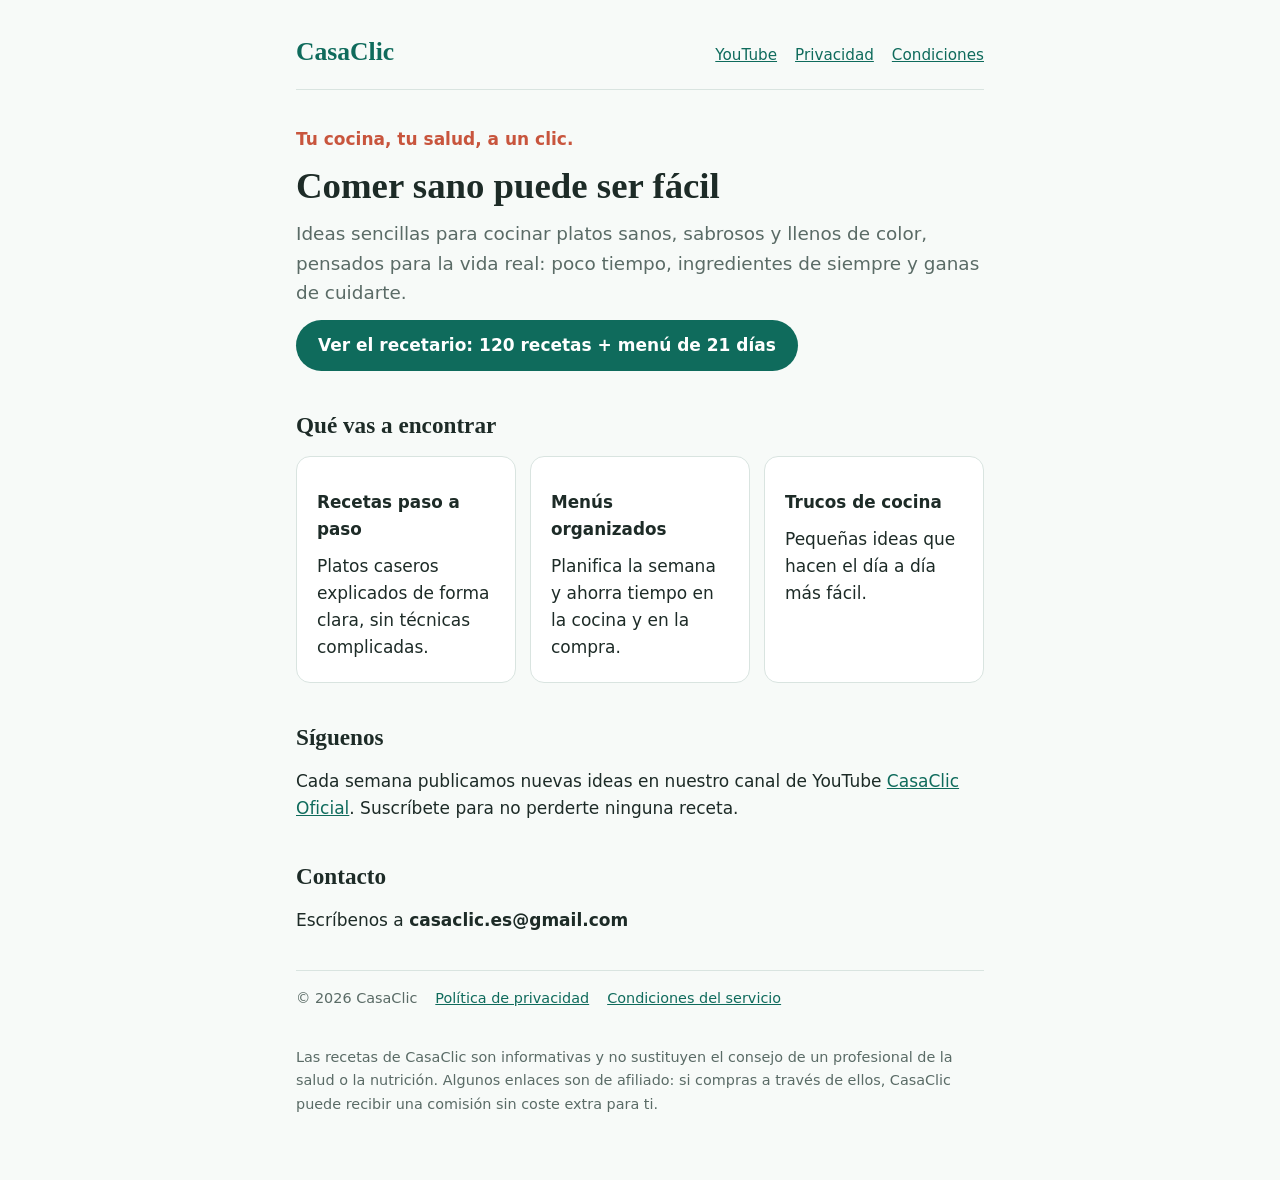
<file: index.html>
<!doctype html>
<html lang="es">
<head>
<meta charset="utf-8">
<meta name="viewport" content="width=device-width, initial-scale=1">
<title>CasaClic · Tu cocina, tu salud, a un clic</title>
<meta name="description" content="CasaClic: ideas fáciles para cocinar platos sanos, sabrosos y caseros. Recetas paso a paso y menús organizados para toda la semana.">
<link rel="stylesheet" href="estilos.css">
</head>
<body>
<div class="wrap">
  <header class="top">
    <a class="logo" href="index.html">CasaClic</a>
    <nav>
      <a href="https://www.youtube.com/@casaclic_oficial" target="_blank" rel="noopener">YouTube</a>
      <a href="privacidad.html">Privacidad</a>
      <a href="terminos.html">Condiciones</a>
    </nav>
  </header>

  <section>
    <p class="tag">Tu cocina, tu salud, a un clic.</p>
    <h1>Comer sano puede ser fácil</h1>
    <p class="lead">Ideas sencillas para cocinar platos sanos, sabrosos y llenos de color, pensados para la vida real: poco tiempo, ingredientes de siempre y ganas de cuidarte.</p>
    <p><a class="btn" href="https://hotm.io/n7G5jK" target="_blank" rel="noopener">Ver el recetario: 120 recetas + menú de 21 días</a></p>
  </section>

  <section>
    <h2>Qué vas a encontrar</h2>
    <div class="grid">
      <div class="card"><h3>Recetas paso a paso</h3><p>Platos caseros explicados de forma clara, sin técnicas complicadas.</p></div>
      <div class="card"><h3>Menús organizados</h3><p>Planifica la semana y ahorra tiempo en la cocina y en la compra.</p></div>
      <div class="card"><h3>Trucos de cocina</h3><p>Pequeñas ideas que hacen el día a día más fácil.</p></div>
    </div>
  </section>

  <section>
    <h2>Síguenos</h2>
    <p>Cada semana publicamos nuevas ideas en nuestro canal de YouTube <a href="https://www.youtube.com/@casaclic_oficial" target="_blank" rel="noopener">CasaClic Oficial</a>. Suscríbete para no perderte ninguna receta.</p>
  </section>

  <section>
    <h2>Contacto</h2>
    <p>Escríbenos a <strong>casaclic.es@gmail.com</strong></p>
  </section>

  <footer>
    <span>© 2026 CasaClic</span>
    <a href="privacidad.html">Política de privacidad</a>
    <a href="terminos.html">Condiciones del servicio</a>
  </footer>
  <p class="meta">Las recetas de CasaClic son informativas y no sustituyen el consejo de un profesional de la salud o la nutrición. Algunos enlaces son de afiliado: si compras a través de ellos, CasaClic puede recibir una comisión sin coste extra para ti.</p>
</div>
</body>
</html>
</file>
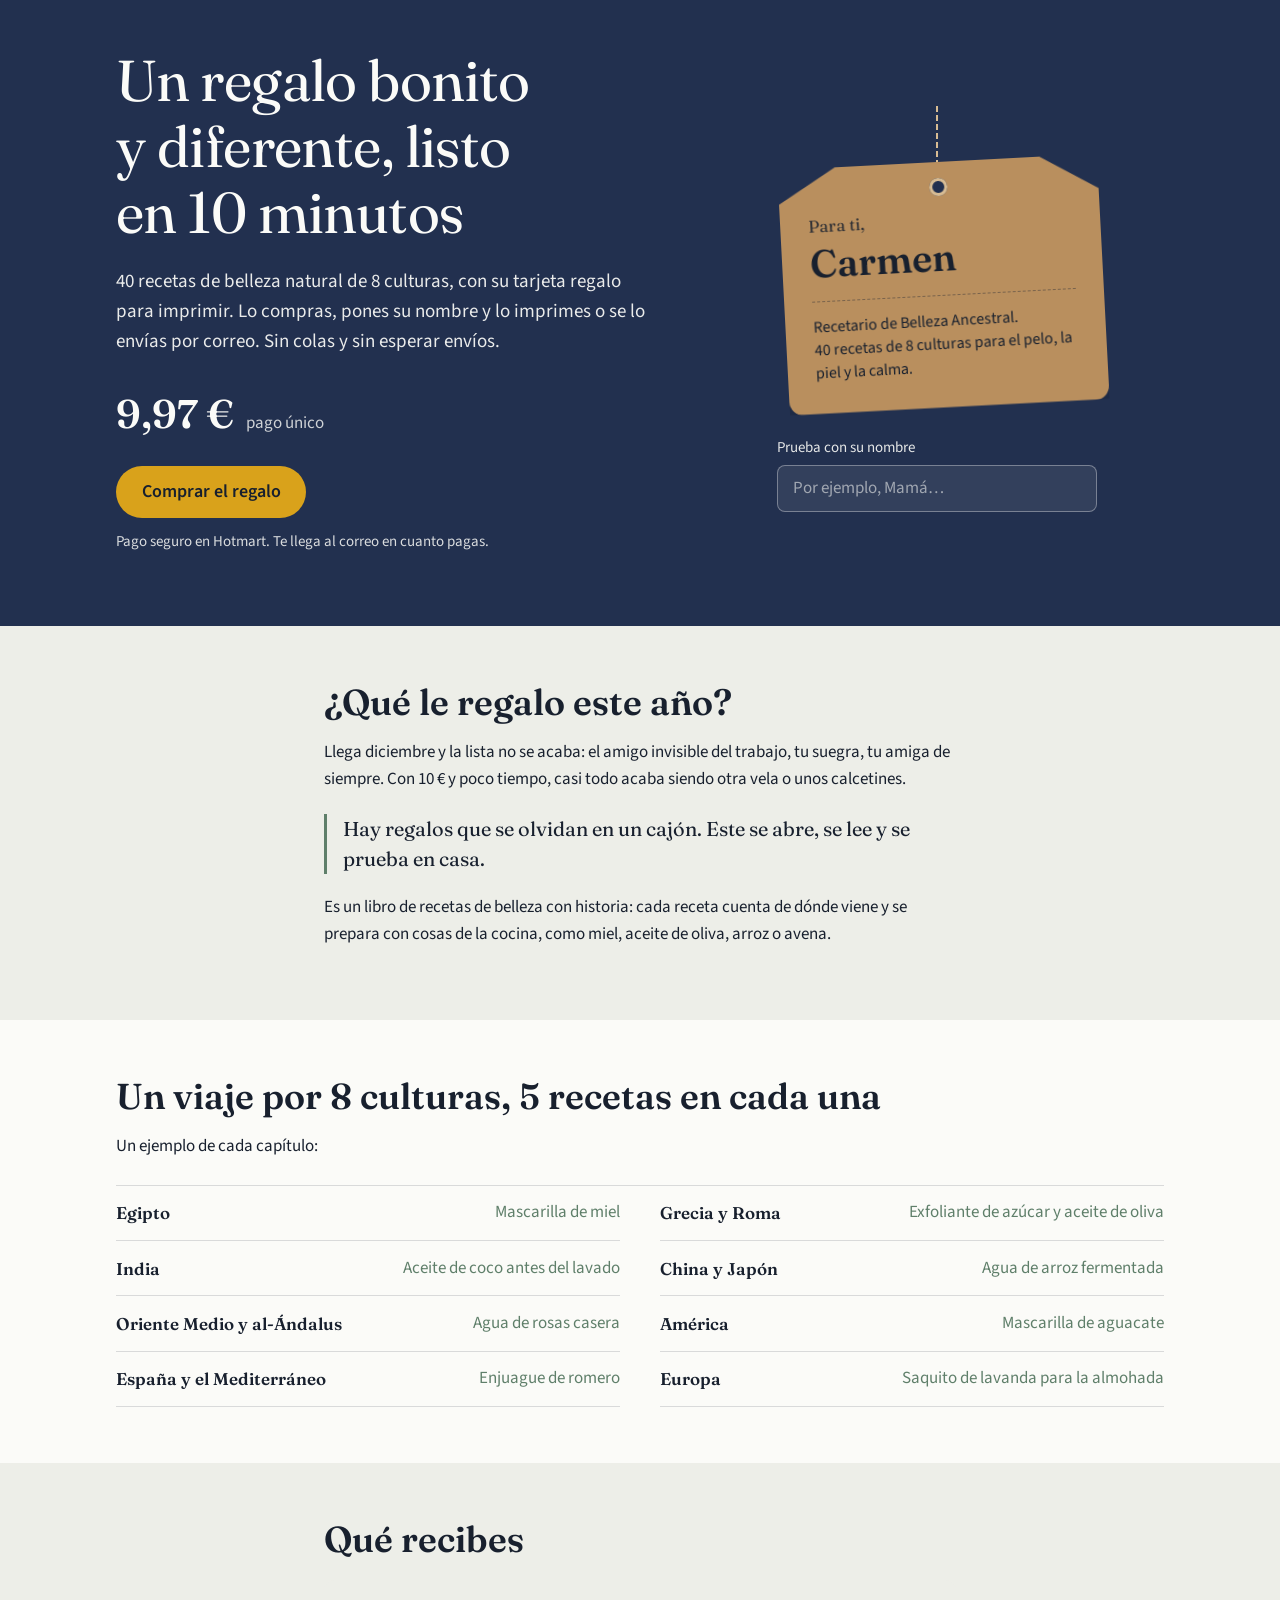
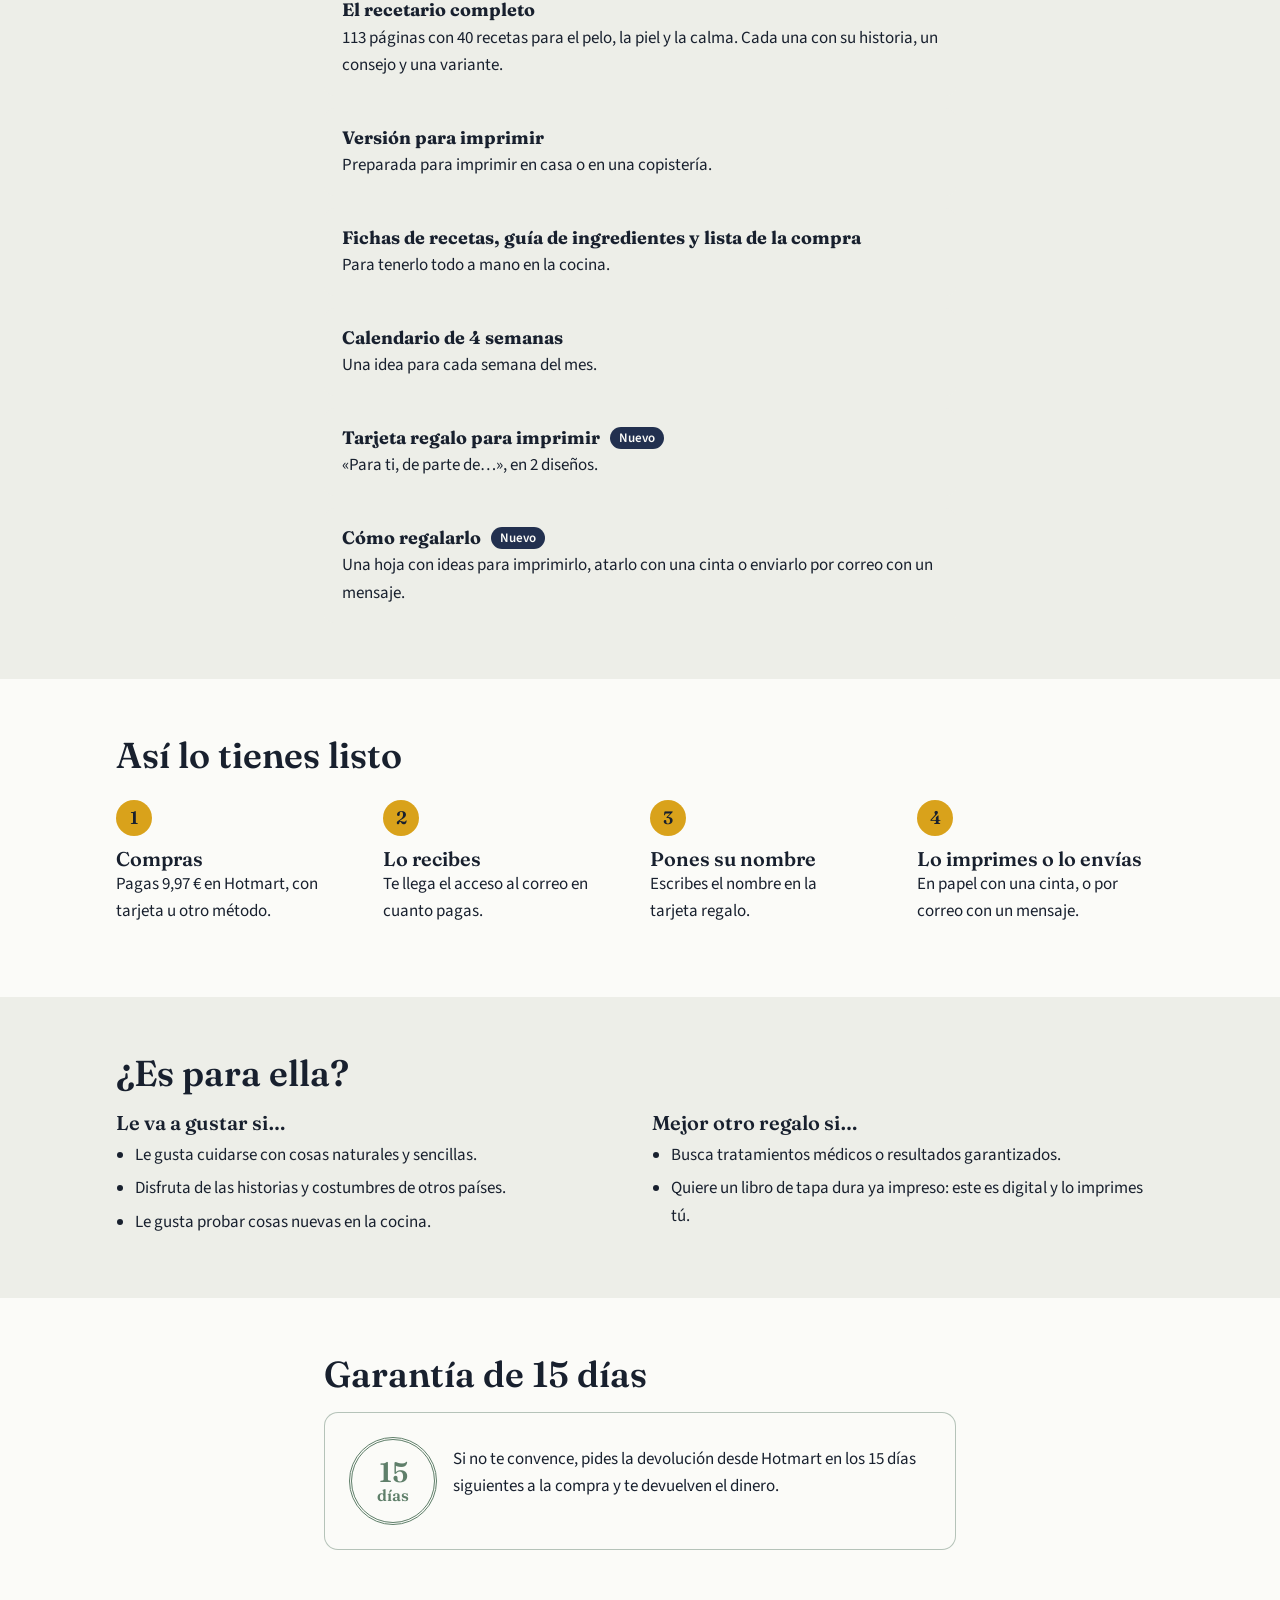
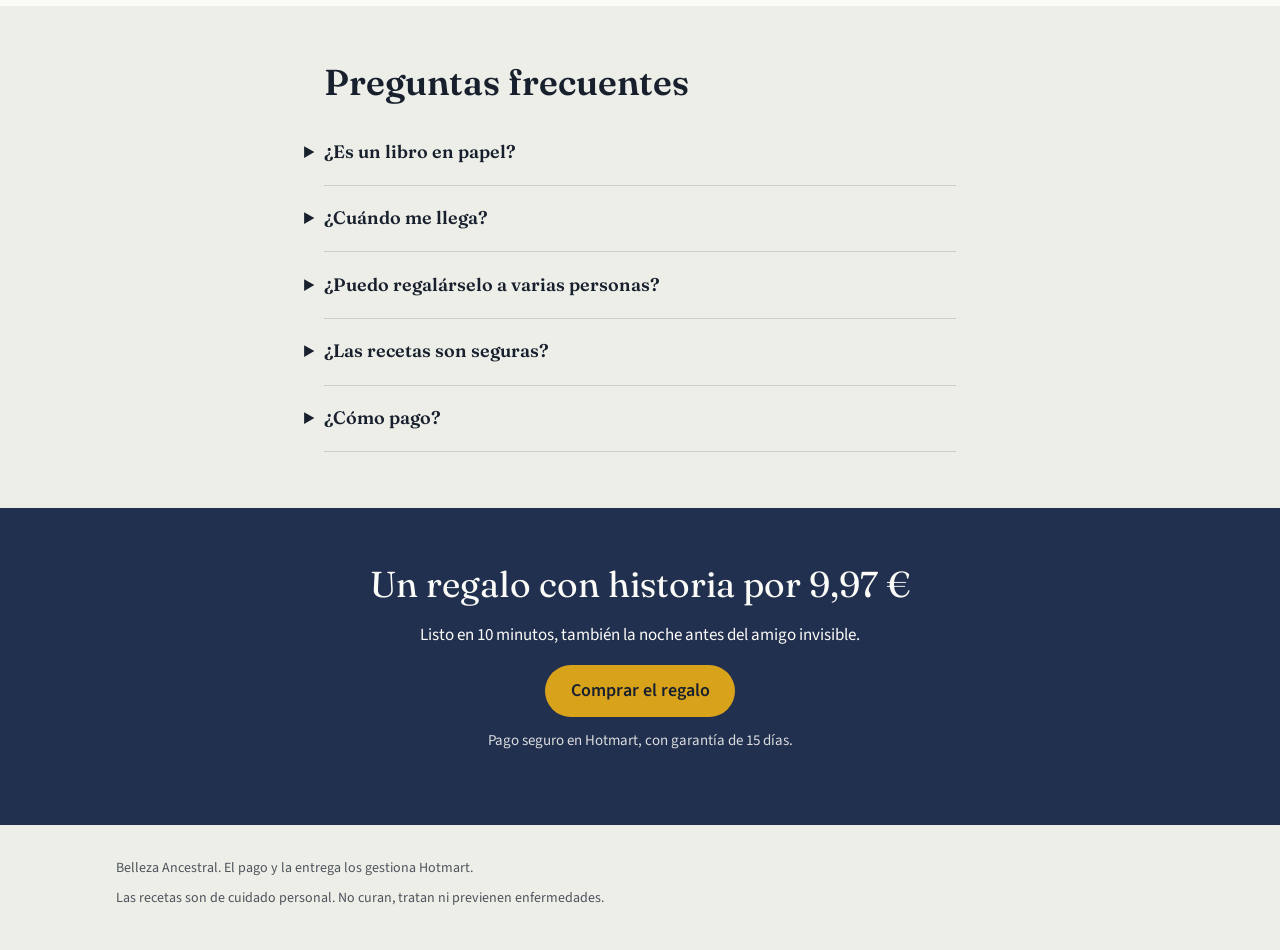
<file: regalo/index.html>
<!DOCTYPE html>
<html lang="es">
<head>
<meta charset="utf-8">
<meta name="viewport" content="width=device-width, initial-scale=1">
<title>Recetario de Belleza Ancestral · Edición Regalo</title>
<meta name="description" content="Un regalo bonito y diferente por 9,97 €: 40 recetas de belleza natural de 8 culturas, con tarjeta regalo para imprimir. Llega a tu correo en cuanto pagas.">
<meta name="theme-color" content="#22304F">
<link rel="preconnect" href="https://fonts.googleapis.com">
<link rel="preconnect" href="https://fonts.gstatic.com" crossorigin>
<link href="https://fonts.googleapis.com/css2?family=Fraunces:opsz,wght@9..144,400;9..144,600&family=Source+Sans+3:wght@400;600&display=swap" rel="stylesheet">
<style>
:root{
  --noche:#22304F; --lino:#EDEEE8; --tinta:#18202E; --azafran:#D9A21B;
  --salvia:#5F7F6A; --kraft:#B98F5E; --kraft-claro:#D8BC93; --blanco:#FBFBF8;
  --serif:"Fraunces", Georgia, "Times New Roman", serif;
  --sans:"Source Sans 3", "Segoe UI", system-ui, -apple-system, sans-serif;
}
*{box-sizing:border-box}
html{-webkit-text-size-adjust:100%}
body{margin:0;background:var(--lino);color:var(--tinta);font:400 1.0625rem/1.6 var(--sans);overflow-x:hidden;-webkit-tap-highlight-color:rgba(217,162,27,.25);touch-action:manipulation}
img{max-width:100%;display:block}
a{color:inherit}
:focus-visible{outline:3px solid var(--azafran);outline-offset:3px;border-radius:4px}
.saltar{position:absolute;left:-999px;top:0;background:var(--azafran);color:var(--tinta);padding:.6rem 1rem;z-index:10}
.saltar:focus{left:1rem;top:1rem}
.envoltura{max-width:68rem;margin:0 auto;padding:0 1.25rem}
h1,h2,h3{font-family:var(--serif);font-weight:600;line-height:1.15;text-wrap:balance;margin:0}
h2{font-size:clamp(1.6rem,3.4vw,2.25rem);margin-bottom:1rem;scroll-margin-top:1rem}
p{margin:0 0 1rem;text-wrap:pretty}
.boton{display:inline-flex;align-items:center;justify-content:center;gap:.5rem;min-height:3.25rem;padding:.85rem 1.6rem;border-radius:999px;background:var(--azafran);color:var(--tinta);font:600 1.125rem/1 var(--sans);text-decoration:none;transition:background-color .15s ease, transform .15s ease}
.boton:hover{background:#E8B532}
.boton:active{transform:translateY(1px)}
.nota-pago{font-size:.9375rem;opacity:.85;margin-top:.75rem}

/* Portada */
.portada{background:var(--noche);color:var(--blanco);padding:3rem 0 3.5rem}
.portada .envoltura{display:grid;gap:2.5rem;align-items:center}
@media (min-width:860px){.portada .envoltura{grid-template-columns:1.1fr .9fr}}
.portada h1{font-size:clamp(2.1rem,5.6vw,3.6rem);font-weight:400;letter-spacing:-.01em;margin-bottom:1.25rem}
.portada .entrada{font-size:1.1875rem;max-width:34rem;opacity:.92}
.precio{display:flex;align-items:baseline;gap:.75rem;margin:1.5rem 0 1.25rem}
.precio strong{font-family:var(--serif);font-size:2.5rem;font-weight:600;font-variant-numeric:tabular-nums}
.precio span{opacity:.8}

/* Tarjeta regalo (lo memorable) */
.colgante{position:relative;display:flex;flex-direction:column;align-items:center}
.hilo{width:2px;height:3.5rem;background:repeating-linear-gradient(to bottom,var(--kraft-claro) 0 6px,transparent 6px 9px)}
.tarjeta{position:relative;width:min(20rem,86vw);background:var(--kraft);color:var(--tinta);padding:2.75rem 1.75rem 1.75rem;border-radius:6px 6px 14px 14px;clip-path:polygon(18% 0,82% 0,100% 14%,100% 100%,0 100%,0 14%);box-shadow:0 18px 40px rgba(0,0,0,.28);transform:rotate(-3deg);transform-origin:50% 0}
.tarjeta::before{content:"";position:absolute;top:1rem;left:50%;width:1.1rem;height:1.1rem;margin-left:-.55rem;border-radius:50%;background:var(--noche);box-shadow:inset 0 0 0 3px var(--kraft-claro)}
.tarjeta .para{font-family:var(--serif);font-size:1.0625rem;opacity:.85;margin:0}
.tarjeta .nombre{font-family:var(--serif);font-size:clamp(1.8rem,6vw,2.4rem);font-weight:600;line-height:1.1;margin:.2rem 0 1rem;overflow-wrap:anywhere;min-height:2.6rem}
.tarjeta .regalo{font-size:1rem;line-height:1.45;margin:0;border-top:1px dashed rgba(24,32,46,.4);padding-top:.9rem}
@media (prefers-reduced-motion:no-preference){
  .tarjeta{animation:balanceo 2.4s ease-out 1 both}
  @keyframes balanceo{0%{transform:rotate(5deg)}45%{transform:rotate(-5deg)}75%{transform:rotate(-1.5deg)}100%{transform:rotate(-3deg)}}
}
.probar{margin-top:1.75rem;width:min(20rem,86vw)}
.probar label{display:block;font-size:.9375rem;margin-bottom:.35rem;opacity:.9}
.probar input{width:100%;min-height:2.9rem;padding:.6rem .9rem;border-radius:8px;border:1px solid rgba(251,251,248,.35);background:rgba(251,251,248,.08);color:var(--blanco);font:400 1.0625rem var(--sans)}
.probar input::placeholder{color:rgba(251,251,248,.55)}

/* Secciones */
section{padding:3.5rem 0}
.bloque-claro{background:var(--blanco)}
.estrecho{max-width:42rem}
.cita{font-family:var(--serif);font-size:1.25rem;line-height:1.5;border-left:3px solid var(--salvia);padding-left:1rem;margin:1.25rem 0}

/* Las 8 culturas */
.culturas{display:grid;gap:0;margin:1.5rem 0 0;border-top:1px solid rgba(24,32,46,.15)}
@media (min-width:720px){.culturas{grid-template-columns:1fr 1fr;column-gap:2.5rem}}
.cultura{display:grid;grid-template-columns:1fr auto;gap:1rem;padding:.85rem 0;border-bottom:1px solid rgba(24,32,46,.15)}
.cultura dt{font-family:var(--serif);font-weight:600}
.cultura dd{margin:0;color:var(--salvia);text-align:right}

/* Qué incluye */
.lista-incluye{list-style:none;padding:0;margin:1.25rem 0 0;display:grid;gap:.75rem}
.lista-incluye li{background:var(--lino);border-radius:10px;padding:1rem 1.1rem}
.lista-incluye li strong{display:block;font-family:var(--serif);font-size:1.125rem}
.nuevo{display:inline-block;margin-left:.4rem;padding:.05rem .55rem;border-radius:999px;background:var(--noche);color:var(--blanco);font:600 .8125rem/1.6 var(--sans);vertical-align:.15em}

/* Cómo funciona: es una secuencia real */
.pasos{counter-reset:paso;list-style:none;padding:0;margin:1.5rem 0 0;display:grid;gap:1.25rem}
@media (min-width:720px){.pasos{grid-template-columns:repeat(4,1fr)}}
.pasos li{counter-increment:paso;position:relative;padding-top:3rem}
.pasos li::before{content:counter(paso);position:absolute;top:0;left:0;width:2.25rem;height:2.25rem;border-radius:50%;background:var(--azafran);font:600 1.125rem/2.25rem var(--serif);text-align:center}

/* Para quién */
.dos{display:grid;gap:1.5rem}
@media (min-width:720px){.dos{grid-template-columns:1fr 1fr}}
.dos ul{padding-left:1.2rem;margin:.5rem 0 0}
.dos li{margin-bottom:.4rem}
.dos h3{font-size:1.25rem}

/* Garantía */
.garantia{display:grid;gap:1rem;align-items:center;background:var(--blanco);border:1px solid rgba(95,127,106,.45);border-radius:14px;padding:1.5rem}
@media (min-width:640px){.garantia{grid-template-columns:auto 1fr}}
.sello{width:5.5rem;height:5.5rem;border-radius:50%;border:3px double var(--salvia);display:grid;place-items:center;text-align:center;font:600 1rem/1.1 var(--serif);color:var(--salvia)}
.sello span{display:block;font-size:1.75rem}

/* Preguntas */
details{border-bottom:1px solid rgba(24,32,46,.15);padding:.25rem 0}
summary{cursor:pointer;font-family:var(--serif);font-weight:600;font-size:1.125rem;padding:.9rem 0;list-style-position:outside}
summary:hover{color:var(--salvia)}
details p{margin:0 0 1rem}

/* Cierre */
.cierre{background:var(--noche);color:var(--blanco);text-align:center}
.cierre h2{font-weight:400}
.cierre p{max-width:34rem;margin-left:auto;margin-right:auto}
footer{padding:2rem 0;font-size:.875rem;color:rgba(24,32,46,.75)}
footer p{margin:0 0 .5rem}
</style>
</head>
<body>
<a class="saltar" href="#contenido">Saltar al contenido</a>

<header class="portada">
  <div class="envoltura">
    <div>
      <h1>Un regalo bonito y diferente, listo en 10 minutos</h1>
      <p class="entrada">40 recetas de belleza natural de 8 culturas, con su tarjeta regalo para imprimir. Lo compras, pones su nombre y lo imprimes o se lo envías por correo. Sin colas y sin esperar envíos.</p>
      <div class="precio"><strong>9,97&nbsp;€</strong><span>pago único</span></div>
      <a class="boton" href="https://pay.hotmart.com/M108343227O" rel="noopener">Comprar el regalo</a>
      <p class="nota-pago">Pago seguro en Hotmart. Te llega al correo en cuanto pagas.</p>
    </div>
    <div class="colgante">
      <div class="hilo" aria-hidden="true"></div>
      <div class="tarjeta" role="img" aria-label="Tarjeta regalo con el nombre de la persona">
        <p class="para">Para ti,</p>
        <p class="nombre" id="nombre-tarjeta" aria-live="polite">Carmen</p>
        <p class="regalo">Recetario de Belleza Ancestral.<br>40 recetas de 8 culturas para el pelo, la piel y la calma.</p>
      </div>
      <form class="probar" onsubmit="return false">
        <label for="nombre">Prueba con su nombre</label>
        <input id="nombre" name="nombre-regalo" type="text" autocomplete="off" spellcheck="false" maxlength="24" placeholder="Por ejemplo, Mamá…">
      </form>
    </div>
  </div>
</header>

<main id="contenido">
  <section>
    <div class="envoltura estrecho">
      <h2>¿Qué le regalo este año?</h2>
      <p>Llega diciembre y la lista no se acaba: el amigo invisible del trabajo, tu suegra, tu amiga de siempre. Con 10&nbsp;€ y poco tiempo, casi todo acaba siendo otra vela o unos calcetines.</p>
      <p class="cita">Hay regalos que se olvidan en un cajón. Este se abre, se lee y se prueba en casa.</p>
      <p>Es un libro de recetas de belleza con historia: cada receta cuenta de dónde viene y se prepara con cosas de la cocina, como miel, aceite de oliva, arroz o avena.</p>
    </div>
  </section>

  <section class="bloque-claro" aria-labelledby="t-culturas">
    <div class="envoltura">
      <h2 id="t-culturas">Un viaje por 8 culturas, 5 recetas en cada una</h2>
      <p class="estrecho">Un ejemplo de cada capítulo:</p>
      <dl class="culturas">
        <div class="cultura"><dt>Egipto</dt><dd>Mascarilla de miel</dd></div>
        <div class="cultura"><dt>Grecia y Roma</dt><dd>Exfoliante de azúcar y aceite de oliva</dd></div>
        <div class="cultura"><dt>India</dt><dd>Aceite de coco antes del lavado</dd></div>
        <div class="cultura"><dt>China y Japón</dt><dd>Agua de arroz fermentada</dd></div>
        <div class="cultura"><dt>Oriente Medio y al-Ándalus</dt><dd>Agua de rosas casera</dd></div>
        <div class="cultura"><dt>América</dt><dd>Mascarilla de aguacate</dd></div>
        <div class="cultura"><dt>España y el Mediterráneo</dt><dd>Enjuague de romero</dd></div>
        <div class="cultura"><dt>Europa</dt><dd>Saquito de lavanda para la almohada</dd></div>
      </dl>
    </div>
  </section>

  <section aria-labelledby="t-incluye">
    <div class="envoltura estrecho">
      <h2 id="t-incluye">Qué recibes</h2>
      <ul class="lista-incluye">
        <li><strong>El recetario completo</strong>113 páginas con 40 recetas para el pelo, la piel y la calma. Cada una con su historia, un consejo y una variante.</li>
        <li><strong>Versión para imprimir</strong>Preparada para imprimir en casa o en una copistería.</li>
        <li><strong>Fichas de recetas, guía de ingredientes y lista de la compra</strong>Para tenerlo todo a mano en la cocina.</li>
        <li><strong>Calendario de 4 semanas</strong>Una idea para cada semana del mes.</li>
        <li><strong>Tarjeta regalo para imprimir <span class="nuevo">Nuevo</span></strong>«Para ti, de parte de…», en 2 diseños.</li>
        <li><strong>Cómo regalarlo <span class="nuevo">Nuevo</span></strong>Una hoja con ideas para imprimirlo, atarlo con una cinta o enviarlo por correo con un mensaje.</li>
      </ul>
    </div>
  </section>

  <section class="bloque-claro" aria-labelledby="t-pasos">
    <div class="envoltura">
      <h2 id="t-pasos">Así lo tienes listo</h2>
      <ol class="pasos">
        <li><h3>Compras</h3><p>Pagas 9,97&nbsp;€ en Hotmart, con tarjeta u otro método.</p></li>
        <li><h3>Lo recibes</h3><p>Te llega el acceso al correo en cuanto pagas.</p></li>
        <li><h3>Pones su nombre</h3><p>Escribes el nombre en la tarjeta regalo.</p></li>
        <li><h3>Lo imprimes o lo envías</h3><p>En papel con una cinta, o por correo con un mensaje.</p></li>
      </ol>
    </div>
  </section>

  <section aria-labelledby="t-quien">
    <div class="envoltura">
      <h2 id="t-quien">¿Es para ella?</h2>
      <div class="dos">
        <div>
          <h3>Le va a gustar si…</h3>
          <ul>
            <li>Le gusta cuidarse con cosas naturales y sencillas.</li>
            <li>Disfruta de las historias y costumbres de otros países.</li>
            <li>Le gusta probar cosas nuevas en la cocina.</li>
          </ul>
        </div>
        <div>
          <h3>Mejor otro regalo si…</h3>
          <ul>
            <li>Busca tratamientos médicos o resultados garantizados.</li>
            <li>Quiere un libro de tapa dura ya impreso: este es digital y lo imprimes tú.</li>
          </ul>
        </div>
      </div>
    </div>
  </section>

  <section class="bloque-claro" aria-labelledby="t-garantia">
    <div class="envoltura estrecho">
      <h2 id="t-garantia">Garantía de 15 días</h2>
      <div class="garantia">
        <div class="sello" aria-hidden="true"><div><span>15</span>días</div></div>
        <p>Si no te convence, pides la devolución desde Hotmart en los 15 días siguientes a la compra y te devuelven el dinero.</p>
      </div>
    </div>
  </section>

  <section aria-labelledby="t-preguntas">
    <div class="envoltura estrecho">
      <h2 id="t-preguntas">Preguntas frecuentes</h2>
      <details><summary>¿Es un libro en papel?</summary><p>No. Es un libro digital en PDF. Lo puedes imprimir en casa o en una copistería, o enviarlo por correo.</p></details>
      <details><summary>¿Cuándo me llega?</summary><p>Hotmart te envía el acceso al correo en cuanto se confirma el pago. No hay envíos ni esperas.</p></details>
      <details><summary>¿Puedo regalárselo a varias personas?</summary><p>Cada compra es para un regalo. Si quieres regalarlo a varias personas, compra uno para cada una.</p></details>
      <details><summary>¿Las recetas son seguras?</summary><p>Usan ingredientes de cocina y cada receta indica hacer antes una prueba en una zona pequeña de la piel. No llevan limón sobre la piel ni aceites esenciales puros. No sustituyen el consejo médico.</p></details>
      <details><summary>¿Cómo pago?</summary><p>El pago se hace en Hotmart, la plataforma que vende y entrega el libro. Nunca se paga por fuera.</p></details>
    </div>
  </section>

  <section class="cierre" aria-labelledby="t-cierre">
    <div class="envoltura">
      <h2 id="t-cierre">Un regalo con historia por 9,97&nbsp;€</h2>
      <p>Listo en 10 minutos, también la noche antes del amigo invisible.</p>
      <a class="boton" href="https://pay.hotmart.com/M108343227O" rel="noopener">Comprar el regalo</a>
      <p class="nota-pago">Pago seguro en Hotmart, con garantía de 15 días.</p>
    </div>
  </section>
</main>

<footer>
  <div class="envoltura">
    <p>Belleza Ancestral. El pago y la entrega los gestiona Hotmart.</p>
    <p>Las recetas son de cuidado personal. No curan, tratan ni previenen enfermedades.</p>
  </div>
</footer>

<script>
(function(){
  var input=document.getElementById('nombre');
  var salida=document.getElementById('nombre-tarjeta');
  if(!input||!salida)return;
  input.addEventListener('input',function(){
    var v=input.value.trim();
    salida.textContent=v?v:'Carmen';
  });
})();
</script>
</body>
</html>
</file>
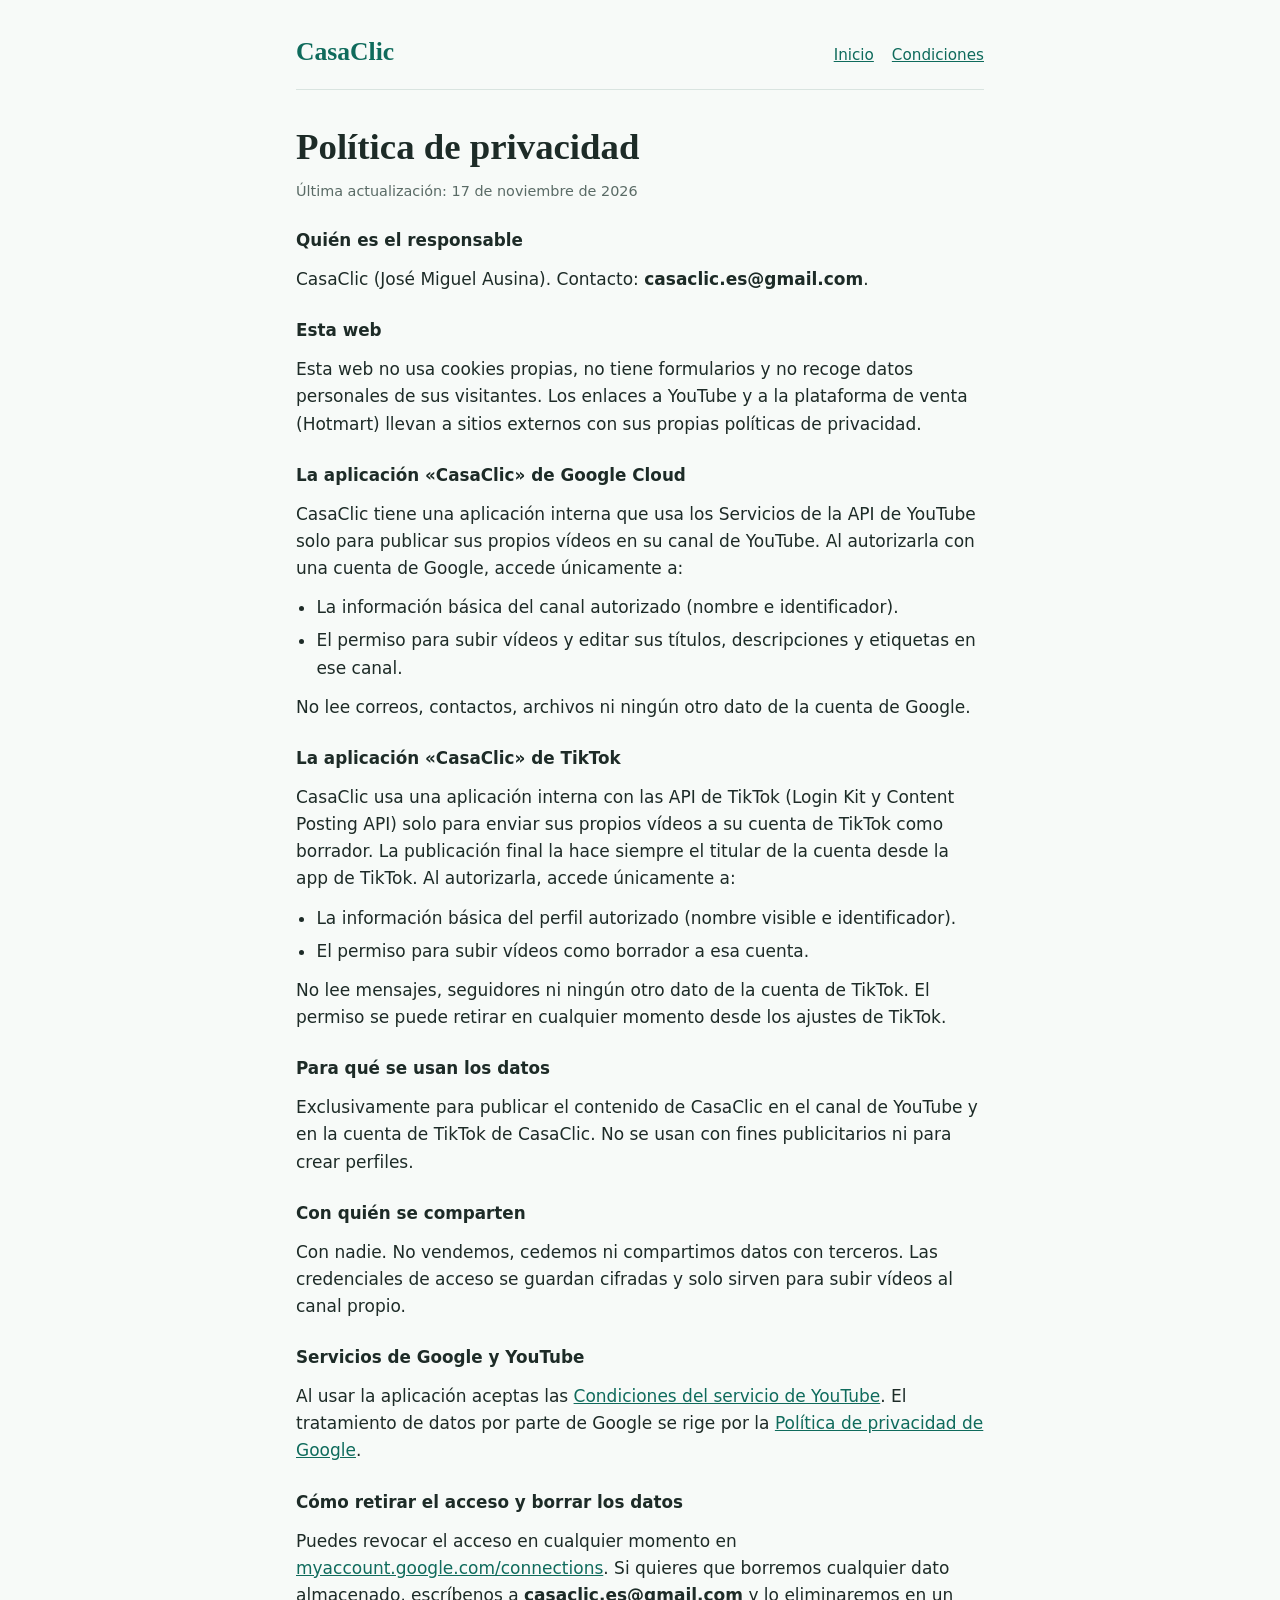
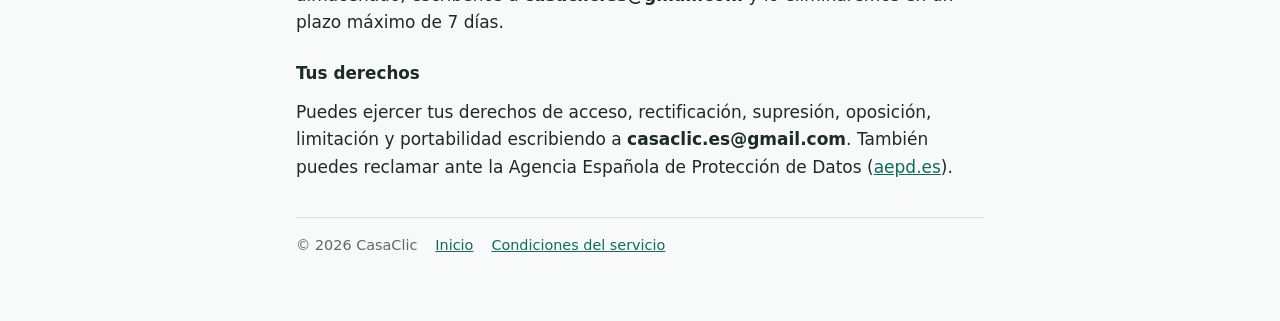
<file: privacidad.html>
<!doctype html>
<html lang="es">
<head>
<meta charset="utf-8">
<meta name="viewport" content="width=device-width, initial-scale=1">
<title>Política de privacidad · CasaClic</title>
<link rel="stylesheet" href="estilos.css">
</head>
<body>
<div class="wrap">
  <header class="top">
    <a class="logo" href="index.html">CasaClic</a>
    <nav>
      <a href="index.html">Inicio</a>
      <a href="terminos.html">Condiciones</a>
    </nav>
  </header>

  <section>
    <h1>Política de privacidad</h1>
    <p class="meta">Última actualización: 17 de noviembre de 2026</p>

    <h3>Quién es el responsable</h3>
    <p>CasaClic (José Miguel Ausina). Contacto: <strong>casaclic.es@gmail.com</strong>.</p>

    <h3>Esta web</h3>
    <p>Esta web no usa cookies propias, no tiene formularios y no recoge datos personales de sus visitantes. Los enlaces a YouTube y a la plataforma de venta (Hotmart) llevan a sitios externos con sus propias políticas de privacidad.</p>

    <h3>La aplicación «CasaClic» de Google Cloud</h3>
    <p>CasaClic tiene una aplicación interna que usa los Servicios de la API de YouTube solo para publicar sus propios vídeos en su canal de YouTube. Al autorizarla con una cuenta de Google, accede únicamente a:</p>
    <ul>
      <li>La información básica del canal autorizado (nombre e identificador).</li>
      <li>El permiso para subir vídeos y editar sus títulos, descripciones y etiquetas en ese canal.</li>
    </ul>
    <p>No lee correos, contactos, archivos ni ningún otro dato de la cuenta de Google.</p>

    <h3>La aplicación «CasaClic» de TikTok</h3>
    <p>CasaClic usa una aplicación interna con las API de TikTok (Login Kit y Content Posting API) solo para enviar sus propios vídeos a su cuenta de TikTok como borrador. La publicación final la hace siempre el titular de la cuenta desde la app de TikTok. Al autorizarla, accede únicamente a:</p>
    <ul>
      <li>La información básica del perfil autorizado (nombre visible e identificador).</li>
      <li>El permiso para subir vídeos como borrador a esa cuenta.</li>
    </ul>
    <p>No lee mensajes, seguidores ni ningún otro dato de la cuenta de TikTok. El permiso se puede retirar en cualquier momento desde los ajustes de TikTok.</p>

    <h3>Para qué se usan los datos</h3>
    <p>Exclusivamente para publicar el contenido de CasaClic en el canal de YouTube y en la cuenta de TikTok de CasaClic. No se usan con fines publicitarios ni para crear perfiles.</p>

    <h3>Con quién se comparten</h3>
    <p>Con nadie. No vendemos, cedemos ni compartimos datos con terceros. Las credenciales de acceso se guardan cifradas y solo sirven para subir vídeos al canal propio.</p>

    <h3>Servicios de Google y YouTube</h3>
    <p>Al usar la aplicación aceptas las <a href="https://www.youtube.com/t/terms" target="_blank" rel="noopener">Condiciones del servicio de YouTube</a>. El tratamiento de datos por parte de Google se rige por la <a href="https://policies.google.com/privacy" target="_blank" rel="noopener">Política de privacidad de Google</a>.</p>

    <h3>Cómo retirar el acceso y borrar los datos</h3>
    <p>Puedes revocar el acceso en cualquier momento en <a href="https://myaccount.google.com/connections" target="_blank" rel="noopener">myaccount.google.com/connections</a>. Si quieres que borremos cualquier dato almacenado, escríbenos a <strong>casaclic.es@gmail.com</strong> y lo eliminaremos en un plazo máximo de 7 días.</p>

    <h3>Tus derechos</h3>
    <p>Puedes ejercer tus derechos de acceso, rectificación, supresión, oposición, limitación y portabilidad escribiendo a <strong>casaclic.es@gmail.com</strong>. También puedes reclamar ante la Agencia Española de Protección de Datos (<a href="https://www.aepd.es" target="_blank" rel="noopener">aepd.es</a>).</p>
  </section>

  <footer>
    <span>© 2026 CasaClic</span>
    <a href="index.html">Inicio</a>
    <a href="terminos.html">Condiciones del servicio</a>
  </footer>
</div>
</body>
</html>
</file>
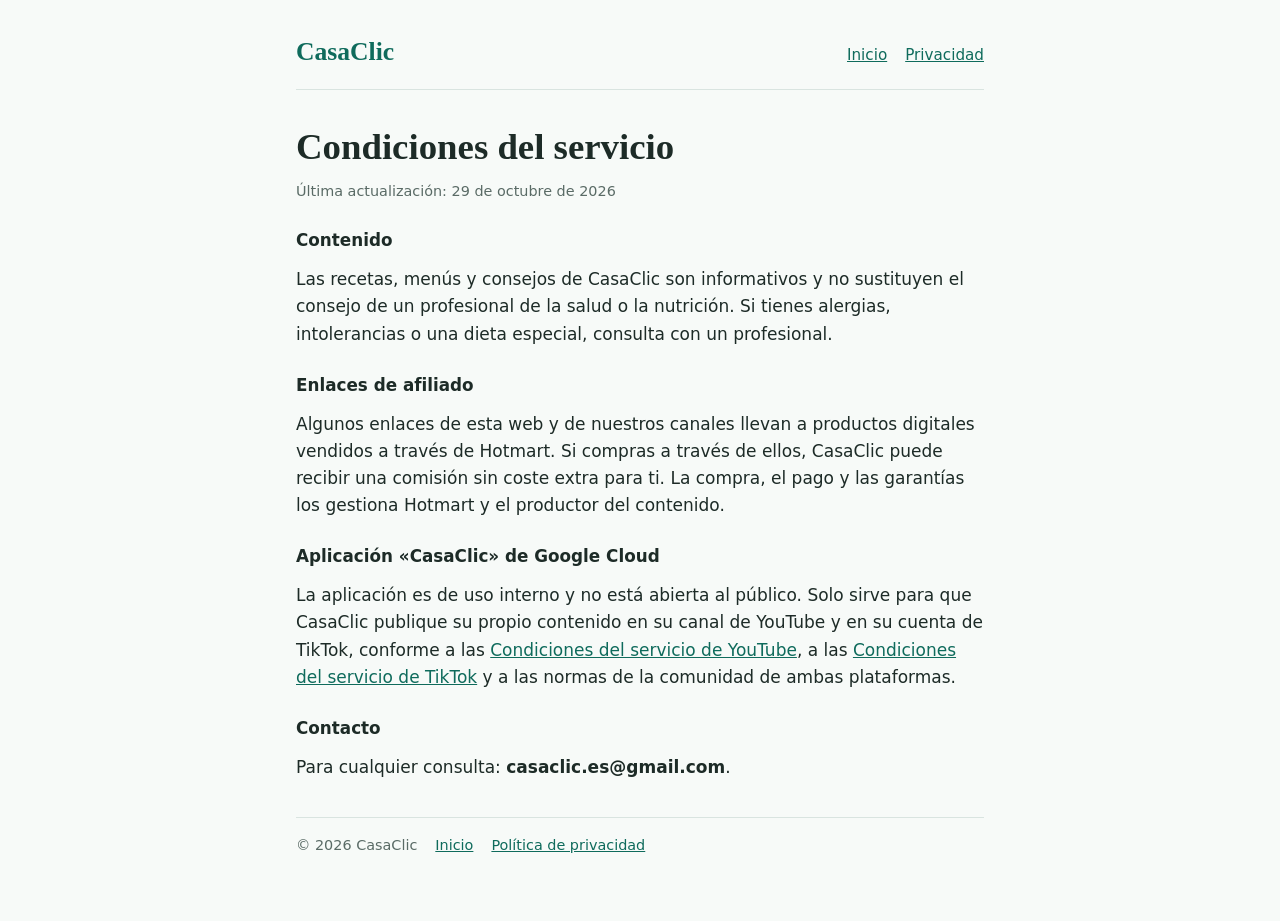
<file: terminos.html>
<!doctype html>
<html lang="es">
<head>
<meta charset="utf-8">
<meta name="viewport" content="width=device-width, initial-scale=1">
<title>Condiciones del servicio · CasaClic</title>
<link rel="stylesheet" href="estilos.css">
</head>
<body>
<div class="wrap">
  <header class="top">
    <a class="logo" href="index.html">CasaClic</a>
    <nav>
      <a href="index.html">Inicio</a>
      <a href="privacidad.html">Privacidad</a>
    </nav>
  </header>

  <section>
    <h1>Condiciones del servicio</h1>
    <p class="meta">Última actualización: 29 de octubre de 2026</p>

    <h3>Contenido</h3>
    <p>Las recetas, menús y consejos de CasaClic son informativos y no sustituyen el consejo de un profesional de la salud o la nutrición. Si tienes alergias, intolerancias o una dieta especial, consulta con un profesional.</p>

    <h3>Enlaces de afiliado</h3>
    <p>Algunos enlaces de esta web y de nuestros canales llevan a productos digitales vendidos a través de Hotmart. Si compras a través de ellos, CasaClic puede recibir una comisión sin coste extra para ti. La compra, el pago y las garantías los gestiona Hotmart y el productor del contenido.</p>

    <h3>Aplicación «CasaClic» de Google Cloud</h3>
    <p>La aplicación es de uso interno y no está abierta al público. Solo sirve para que CasaClic publique su propio contenido en su canal de YouTube y en su cuenta de TikTok, conforme a las <a href="https://www.youtube.com/t/terms" target="_blank" rel="noopener">Condiciones del servicio de YouTube</a>, a las <a href="https://www.tiktok.com/legal/terms-of-service" target="_blank" rel="noopener">Condiciones del servicio de TikTok</a> y a las normas de la comunidad de ambas plataformas.</p>

    <h3>Contacto</h3>
    <p>Para cualquier consulta: <strong>casaclic.es@gmail.com</strong>.</p>
  </section>

  <footer>
    <span>© 2026 CasaClic</span>
    <a href="index.html">Inicio</a>
    <a href="privacidad.html">Política de privacidad</a>
  </footer>
</div>
</body>
</html>
</file>
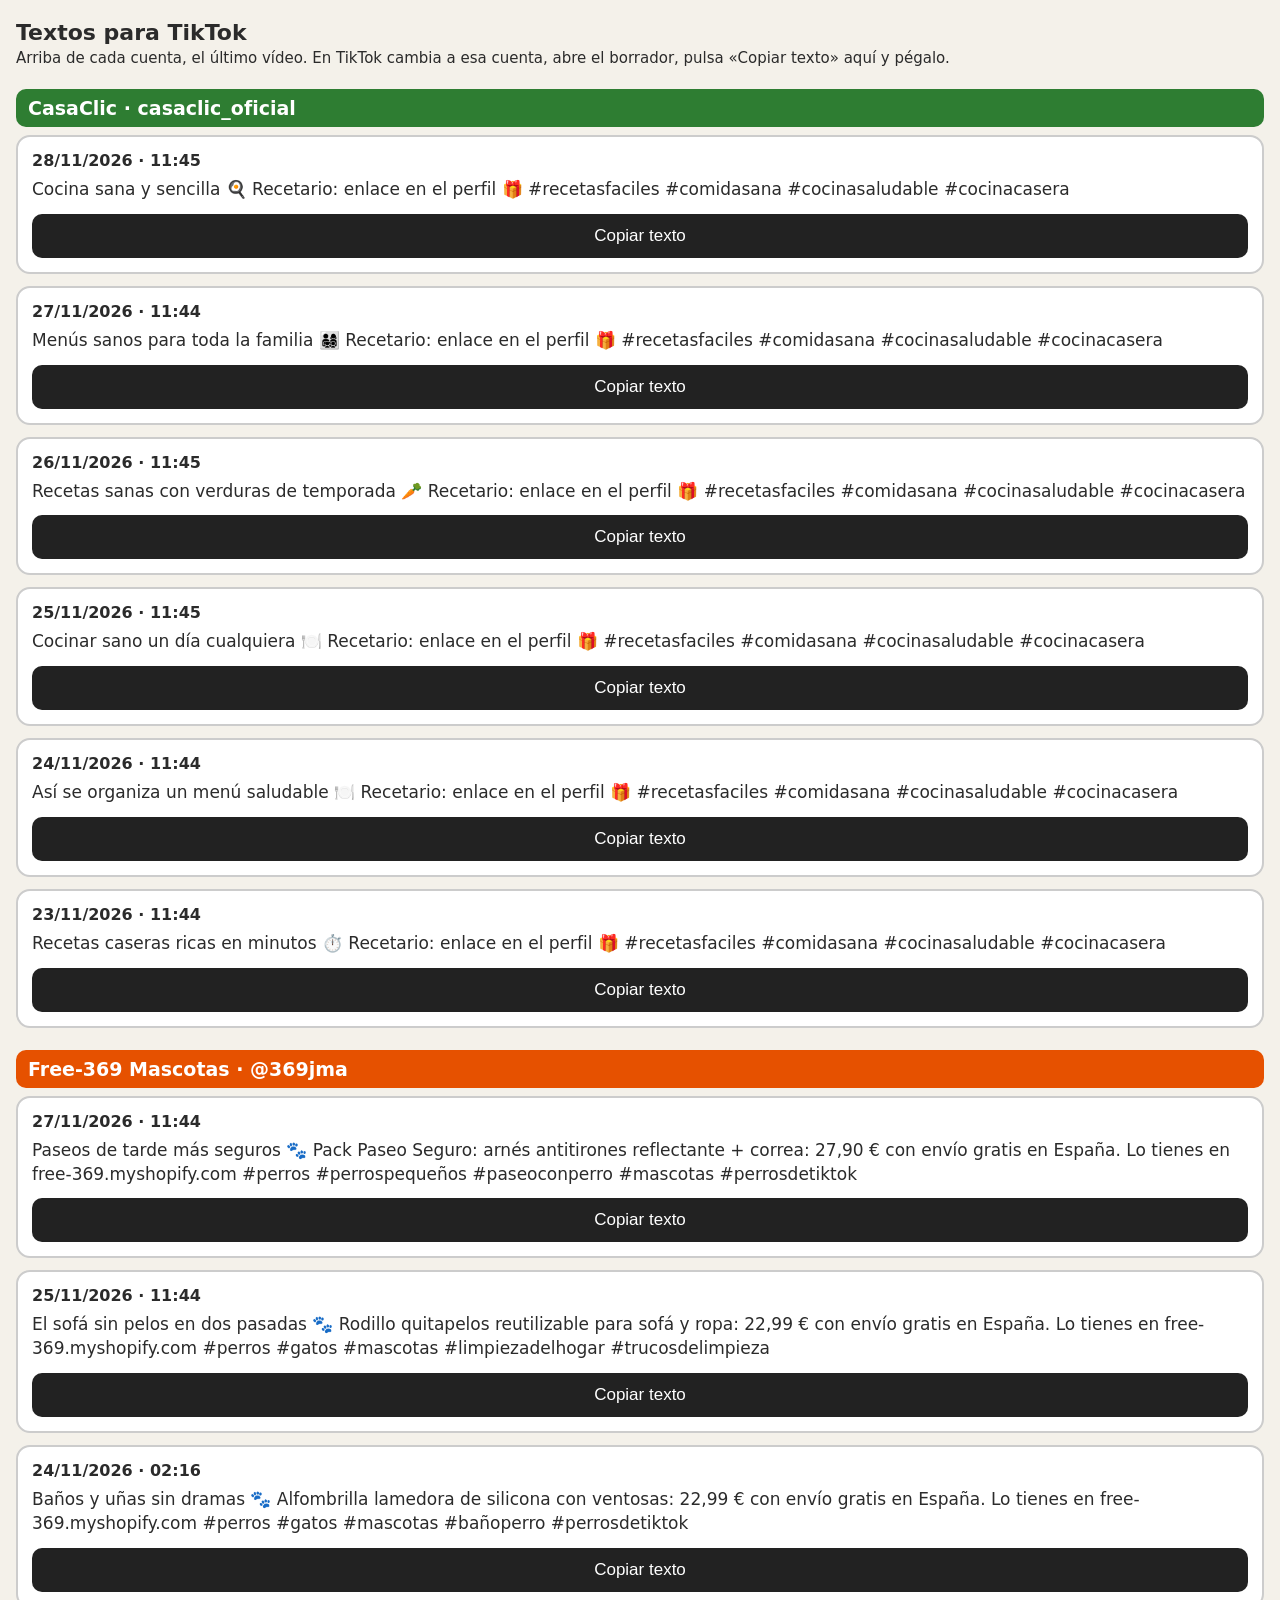
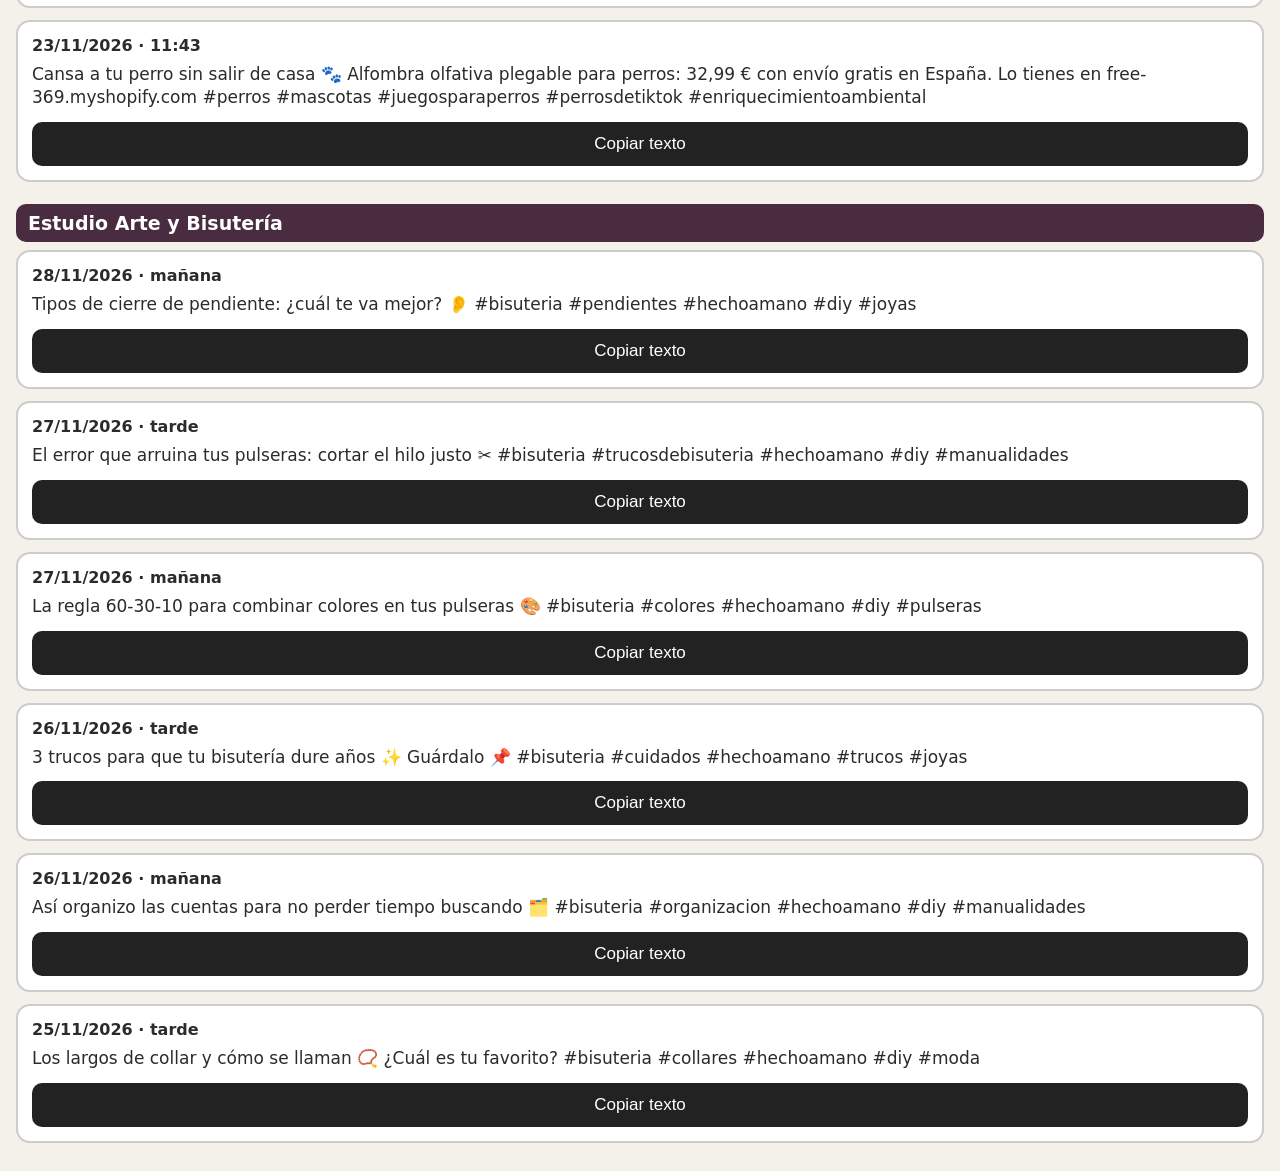
<file: textos.html>
<!DOCTYPE html>
<html lang="es"><head><meta charset="utf-8">
<meta name="viewport" content="width=device-width, initial-scale=1">
<title>Textos para TikTok</title>
<style>
body{font-family:system-ui,sans-serif;background:#f4f1ea;color:#2b2b2b;margin:0;padding:16px}
h1{font-size:22px;margin:4px 0} .nota{font-size:15px;margin:0 0 14px}
h2{font-size:19px;margin:22px 0 8px;padding:8px 12px;border-radius:10px;color:#fff}
.c1{background:#2e7d32}.c2{background:#e65100}.c3{background:#4a2c40}
.caja{background:#fff;border:2px solid #ccc;border-radius:14px;padding:14px;margin-bottom:12px}
.fecha{font-weight:bold;margin:0 0 8px} .texto{font-size:17px;line-height:1.4;margin:0 0 12px;white-space:pre-wrap}
button{background:#222;color:#fff;border:0;border-radius:10px;padding:12px 18px;font-size:17px;width:100%}
</style></head><body>
<h1>Textos para TikTok</h1>
<p class="nota">Arriba de cada cuenta, el último vídeo. En TikTok cambia a esa cuenta, abre el borrador, pulsa «Copiar texto» aquí y pégalo.</p>
<h2 class="c1">CasaClic · casaclic_oficial</h2><div id="casaclic">Cargando…</div>
<h2 class="c2">Free-369 Mascotas · @369jma</h2><div id="m369">Cargando…</div>
<h2 class="c3">Estudio Arte y Bisutería</h2><div id="eab">Cargando…</div>
<script>
var n=0;
function fmt(f){return f.slice(8,10)+'/'+f.slice(5,7)+'/'+f.slice(0,4)+(f.length>10?' · '+f.slice(11):'')}
function pinta(id,lista){
  var d=document.getElementById(id);
  if(!lista.length){d.innerHTML='<p>Todavía no hay textos.</p>';return}
  d.innerHTML='';
  lista.slice(0,6).forEach(function(x){
    var k='t'+(n++),c=document.createElement('div');c.className='caja';
    c.innerHTML='<p class="fecha"></p><p class="texto" id="'+k+'"></p><button>Copiar texto</button>';
    c.querySelector('.fecha').textContent=fmt(x.fecha);
    c.querySelector('.texto').textContent=x.texto;
    c.querySelector('button').onclick=function(){var b=this;navigator.clipboard.writeText(x.texto).then(function(){b.textContent='¡Copiado!';setTimeout(function(){b.textContent='Copiar texto'},2000)})};
    d.appendChild(c);
  });
}
function json(u){return fetch(u+'?t='+Date.now()).then(function(r){return r.ok?r.json():[]}).catch(function(){return []})}
json('tiktok/textos_casaclic.json').then(function(l){pinta('casaclic',l)});
json('tiktok/textos_369jma.json').then(function(l){pinta('m369',l)});
Promise.all([json('tiktok/eab_estado.json'),json('tiktok/eab_guiones.json')]).then(function(r){
  var est=r[0]||{},g={};(r[1]||[]).forEach(function(x){g[x.id]=x});
  var h=Object.entries(est.hechos||{}).sort().reverse();
  pinta('eab',h.map(function(e){return {fecha:e[0].slice(0,10)+' '+(e[0].slice(-2)=='-m'?'mañana':'tarde'),texto:(g[e[1]]||{}).texto||''}}).map(function(x){x.fecha=x.fecha;return x}));
});
</script>
</body></html>
</file>
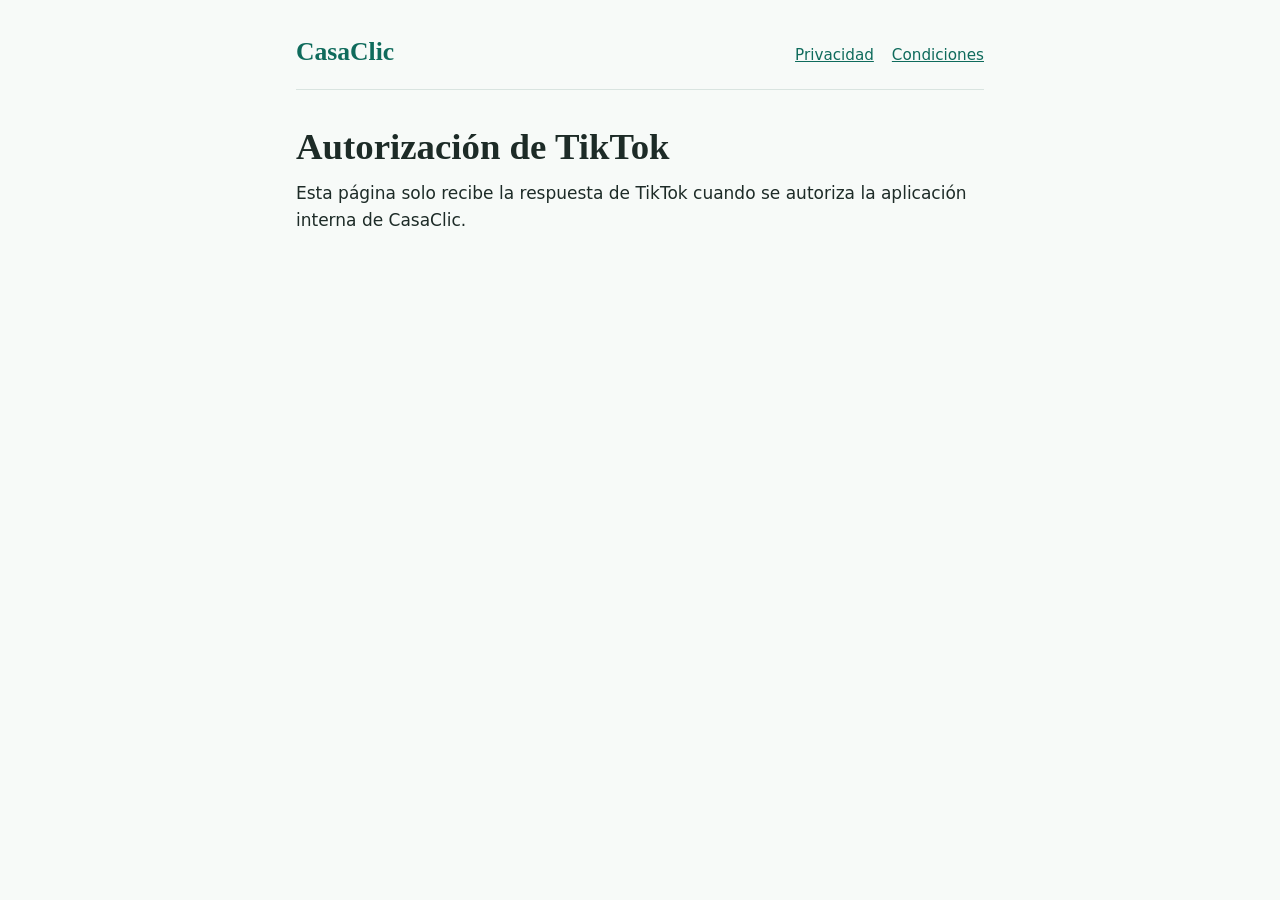
<file: tiktok.html>
<!doctype html>
<html lang="es">
<head>
<meta charset="utf-8">
<meta name="viewport" content="width=device-width, initial-scale=1">
<meta name="robots" content="noindex">
<title>Autorización de TikTok · CasaClic</title>
<link rel="stylesheet" href="estilos.css">
</head>
<body>
<div class="wrap">
  <header class="top">
    <a class="logo" href="index.html">CasaClic</a>
    <nav><a href="privacidad.html">Privacidad</a><a href="terminos.html">Condiciones</a></nav>
  </header>
  <section>
    <h1>Autorización de TikTok</h1>
    <p id="msg">Esta página solo recibe la respuesta de TikTok cuando se autoriza la aplicación interna de CasaClic.</p>
  </section>
</div>
<script>
var q=new URLSearchParams(location.search),m=document.getElementById('msg');
if(q.get('code')){m.textContent='Autorización recibida correctamente. Código para el robot:';var k=document.createElement('code');k.style.wordBreak='break-all';k.textContent=q.get('code');m.after(k);history.replaceState(null,'','tiktok.html?robot='+encodeURIComponent(q.get('code')));}
else if(q.get('error')){m.textContent='TikTok no ha concedido el permiso: '+q.get('error');}
</script>
</body>
</html>
</file>
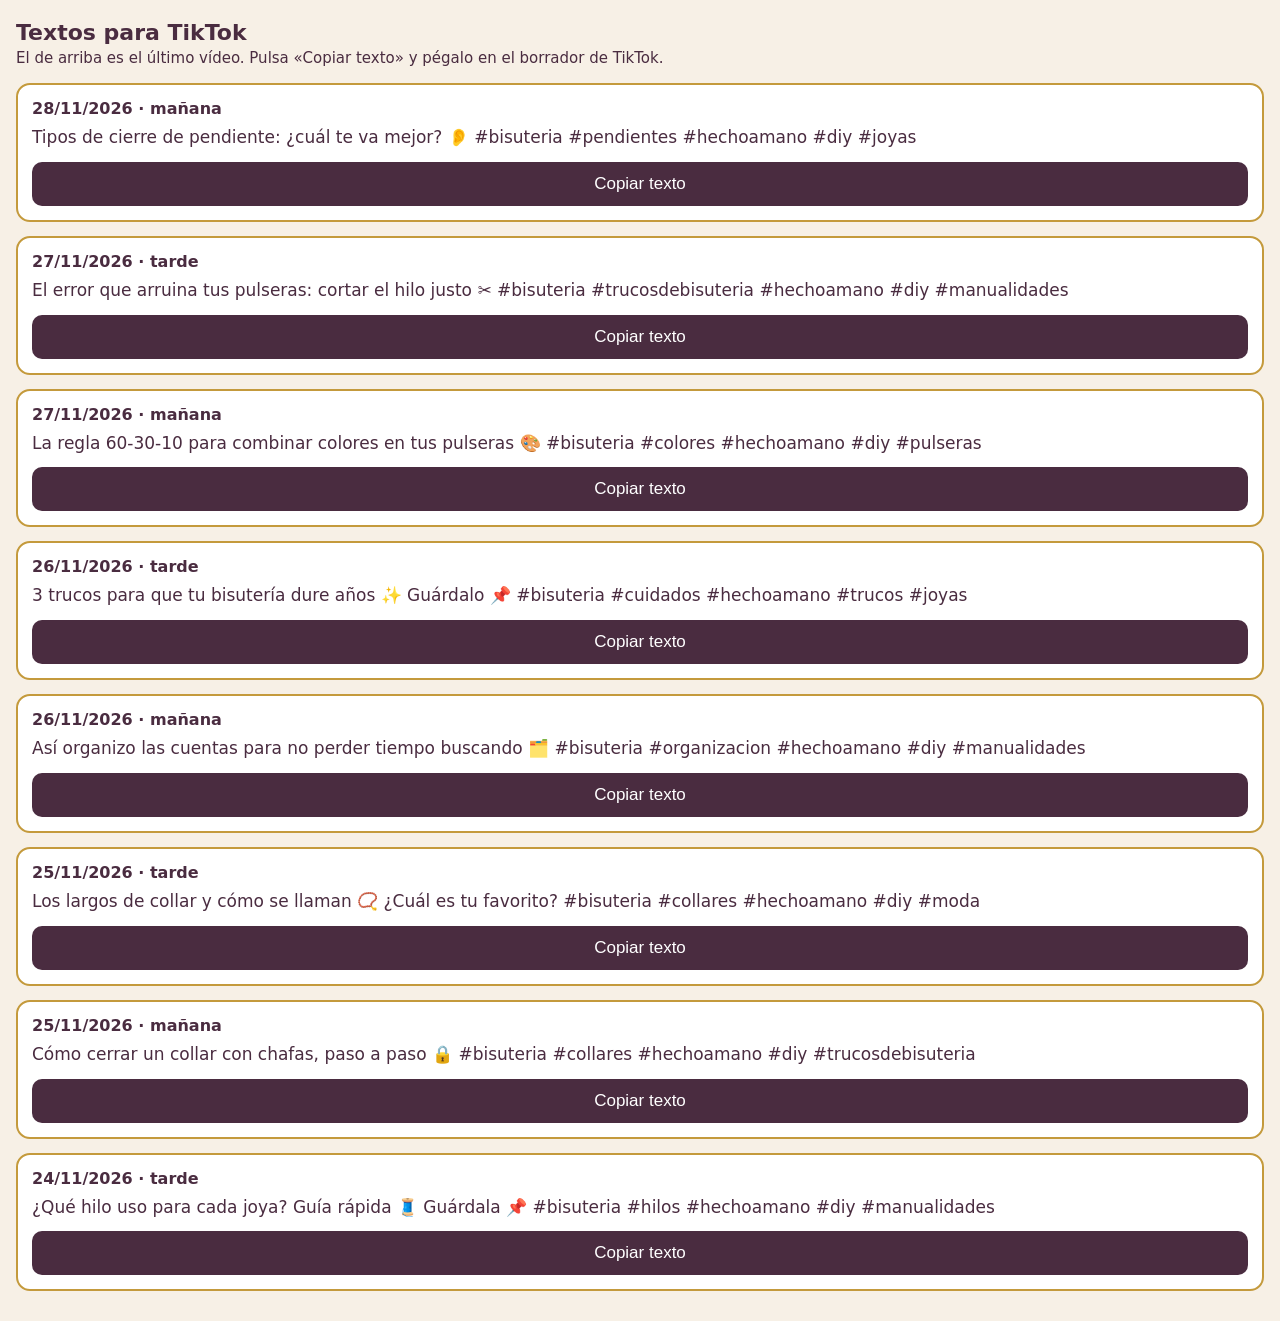
<file: eab/textos.html>
<!DOCTYPE html>
<html lang="es"><head><meta charset="utf-8">
<meta name="viewport" content="width=device-width, initial-scale=1">
<title>Textos TikTok · Estudio Arte y Bisutería</title>
<style>
body{font-family:system-ui,sans-serif;background:#f7f0e6;color:#4a2c40;margin:0;padding:16px}
h1{font-size:22px;margin:4px 0 4px} .nota{font-size:15px;margin:0 0 16px}
.caja{background:#fff;border:2px solid #c49a3c;border-radius:14px;padding:14px;margin-bottom:14px}
.fecha{font-weight:bold;margin:0 0 8px} .texto{font-size:17px;line-height:1.4;margin:0 0 12px}
button{background:#4a2c40;color:#fff;border:0;border-radius:10px;padding:12px 18px;font-size:17px;width:100%}
</style></head><body>
<h1>Textos para TikTok</h1>
<p class="nota">El de arriba es el último vídeo. Pulsa «Copiar texto» y pégalo en el borrador de TikTok.</p>
<div class="caja">
<p class="fecha">28/11/2026 · mañana</p>
<p class="texto" id="t0">Tipos de cierre de pendiente: ¿cuál te va mejor? 👂 #bisuteria #pendientes #hechoamano #diy #joyas</p>
<button onclick="copiar('t0', this)">Copiar texto</button>
</div><div class="caja">
<p class="fecha">27/11/2026 · tarde</p>
<p class="texto" id="t1">El error que arruina tus pulseras: cortar el hilo justo ✂️ #bisuteria #trucosdebisuteria #hechoamano #diy #manualidades</p>
<button onclick="copiar('t1', this)">Copiar texto</button>
</div><div class="caja">
<p class="fecha">27/11/2026 · mañana</p>
<p class="texto" id="t2">La regla 60-30-10 para combinar colores en tus pulseras 🎨 #bisuteria #colores #hechoamano #diy #pulseras</p>
<button onclick="copiar('t2', this)">Copiar texto</button>
</div><div class="caja">
<p class="fecha">26/11/2026 · tarde</p>
<p class="texto" id="t3">3 trucos para que tu bisutería dure años ✨ Guárdalo 📌 #bisuteria #cuidados #hechoamano #trucos #joyas</p>
<button onclick="copiar('t3', this)">Copiar texto</button>
</div><div class="caja">
<p class="fecha">26/11/2026 · mañana</p>
<p class="texto" id="t4">Así organizo las cuentas para no perder tiempo buscando 🗂️ #bisuteria #organizacion #hechoamano #diy #manualidades</p>
<button onclick="copiar('t4', this)">Copiar texto</button>
</div><div class="caja">
<p class="fecha">25/11/2026 · tarde</p>
<p class="texto" id="t5">Los largos de collar y cómo se llaman 📿 ¿Cuál es tu favorito? #bisuteria #collares #hechoamano #diy #moda</p>
<button onclick="copiar('t5', this)">Copiar texto</button>
</div><div class="caja">
<p class="fecha">25/11/2026 · mañana</p>
<p class="texto" id="t6">Cómo cerrar un collar con chafas, paso a paso 🔒 #bisuteria #collares #hechoamano #diy #trucosdebisuteria</p>
<button onclick="copiar('t6', this)">Copiar texto</button>
</div><div class="caja">
<p class="fecha">24/11/2026 · tarde</p>
<p class="texto" id="t7">¿Qué hilo uso para cada joya? Guía rápida 🧵 Guárdala 📌 #bisuteria #hilos #hechoamano #diy #manualidades</p>
<button onclick="copiar('t7', this)">Copiar texto</button>
</div>
<script>
function copiar(id, b){navigator.clipboard.writeText(document.getElementById(id).innerText).then(function(){b.innerText='¡Copiado!';setTimeout(function(){b.innerText='Copiar texto'},2000)})}
</script>
</body></html>
</file>
<file: estilos.css>
/* CasaClic - estilos compartidos */
:root{
  --bg:#f7faf8; --surface:#ffffff; --fg:#1d2b27; --muted:#5a6b66;
  --accent:#0f6b5c; --accent-fg:#ffffff; --coral:#c8553d; --line:#d9e4e0;
  --display:Georgia, "Times New Roman", serif;
  --body:"Segoe UI", system-ui, -apple-system, Roboto, sans-serif;
}
@media (prefers-color-scheme: dark){
  :root{--bg:#121a18; --surface:#18221f; --fg:#e4ece9; --muted:#9db0aa;
    --accent:#5cc2ad; --accent-fg:#0d1513; --coral:#f08a72; --line:#2a3833; color-scheme:dark}
}
*{box-sizing:border-box}
html{-webkit-text-size-adjust:100%}
body{margin:0;background:var(--bg);color:var(--fg);font-family:var(--body);font-size:17px;line-height:1.6}
.wrap{max-width:720px;margin:0 auto;padding:32px 16px 64px;display:flex;flex-direction:column;gap:36px}
header.top{display:flex;flex-wrap:wrap;align-items:baseline;justify-content:space-between;gap:12px;border-bottom:1px solid var(--line);padding-bottom:16px}
.logo{font-family:var(--display);font-size:1.6rem;font-weight:700;color:var(--accent);text-decoration:none}
nav{display:flex;flex-wrap:wrap;gap:6px 18px;font-size:.95rem}
a{color:var(--accent)}
a:focus-visible{outline:2px solid var(--coral);outline-offset:2px}
h1{font-family:var(--display);font-size:2.3rem;line-height:1.15;margin:0}
h2{font-family:var(--display);font-size:1.45rem;margin:0}
h3{font-size:1.05rem;margin:12px 0 0}
p,ul{margin:0}
ul{padding-left:1.2em;display:flex;flex-direction:column;gap:6px}
section{display:flex;flex-direction:column;gap:12px}
.lead{font-size:1.15rem;color:var(--muted)}
.tag{color:var(--coral);font-weight:600}
.btn{display:inline-block;background:var(--accent);color:var(--accent-fg);text-decoration:none;font-weight:600;padding:12px 22px;border-radius:999px}
.btn:hover{filter:brightness(1.08)}
.card{background:var(--surface);border:1px solid var(--line);border-radius:14px;padding:20px;display:flex;flex-direction:column;gap:10px}
.grid{display:grid;grid-template-columns:repeat(auto-fit,minmax(200px,1fr));gap:14px}
.meta{color:var(--muted);font-size:.9rem}
footer{border-top:1px solid var(--line);padding-top:16px;color:var(--muted);font-size:.9rem;display:flex;flex-wrap:wrap;gap:6px 18px}
</file>
